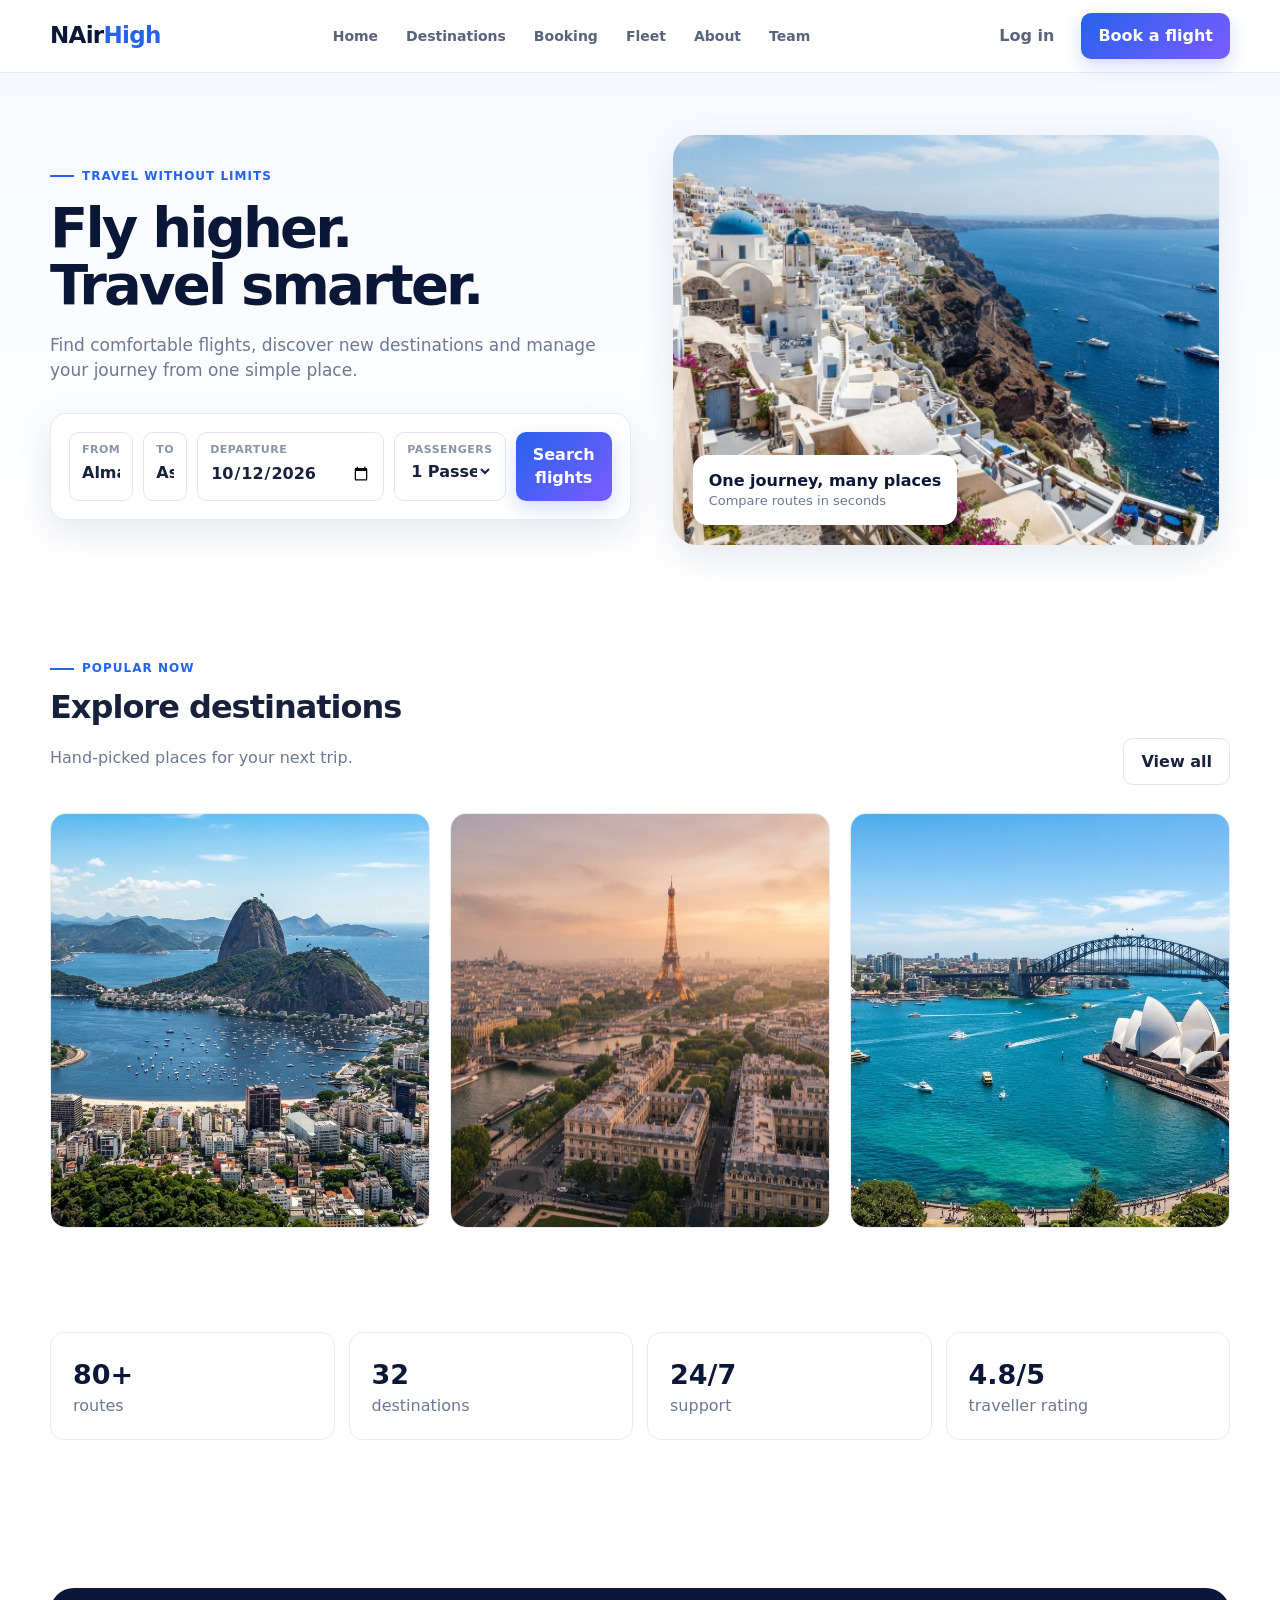
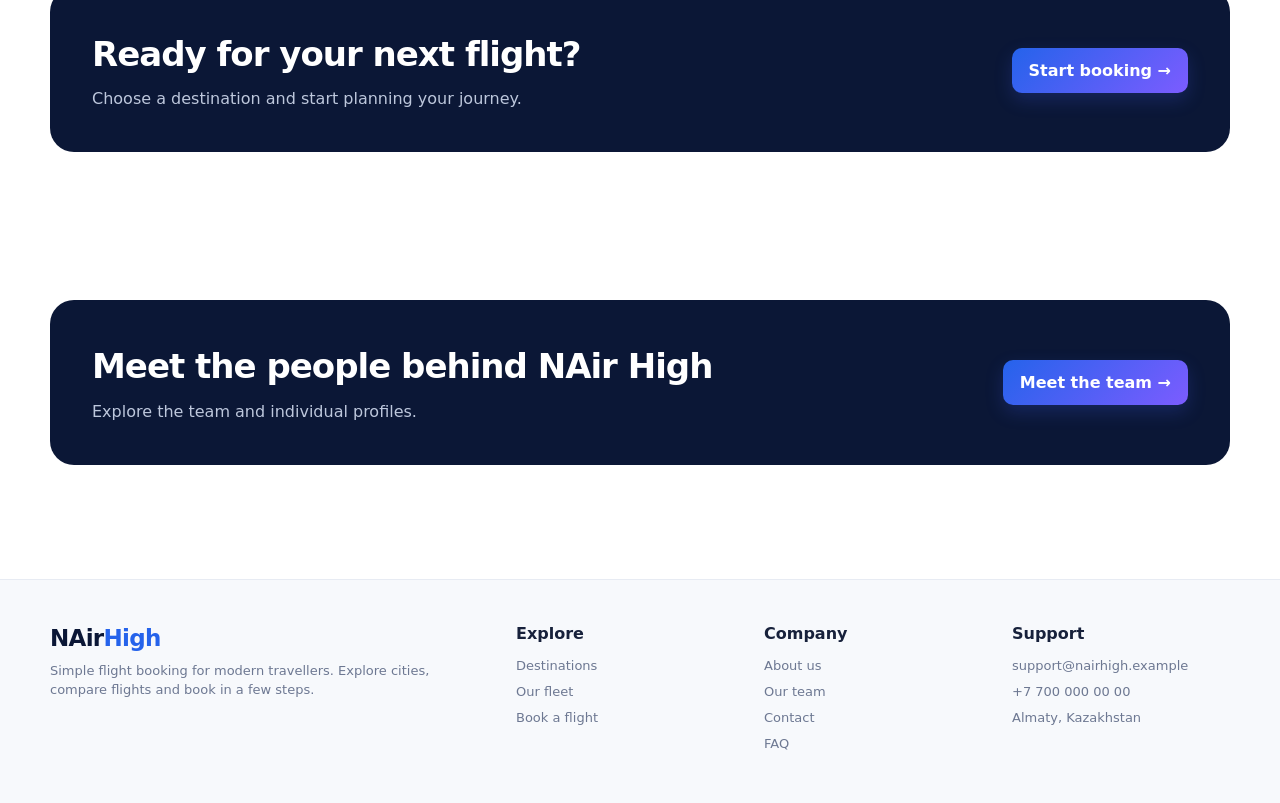
<file: index.html>
<!doctype html><html lang="en"><head><meta charset="utf-8"><meta name="viewport" content="width=device-width,initial-scale=1"><meta name="description" content="NAir High flight booking website"><title>Home — NAir High</title><link rel="stylesheet" href="style.css"></head><body><header class="header"><div class="container nav"><a class="logo" href="index.html">NAir<span>High</span></a><nav class="navlinks"><a href="index.html">Home</a><a href="destinations.html">Destinations</a><a href="booking.html">Booking</a><a href="fleet.html">Fleet</a><a href="about.html">About</a><a href="team.html">Team</a></nav><div class="nav-actions"><button class="btn btn-ghost" data-login>Log in</button><a class="btn btn-primary" href="booking.html">Book a flight</a><button class="mobile-toggle" aria-label="Open menu">☰</button></div></div></header><main><section class="hero"><div class="container hero-grid"><div><span class="eyebrow">Travel without limits</span><h1>Fly higher.<br>Travel smarter.</h1><p>Find comfortable flights, discover new destinations and manage your journey from one simple place.</p><div class="search-card"><form data-search><div class="search-grid"><div class="field"><label>From</label><input name="from" value="Almaty" placeholder="City or airport"></div><div class="field"><label>To</label><input name="to" value="Astana" placeholder="City or airport"></div><div class="field"><label>Departure</label><input type="date" value="2026-10-12"></div><div class="field"><label>Passengers</label><select><option>1 Passenger</option><option>2 Passengers</option><option>3 Passengers</option></select></div><button class="btn btn-primary search-btn">Search flights</button></div></form></div></div><div class="hero-img"><img src="image-03.png" alt="Travel destination"><div class="floating-card"><strong>One journey, many places</strong><span class="muted">Compare routes in seconds</span></div></div></div></section><section class="section"><div class="container"><div class="section-head"><div><span class="eyebrow">Popular now</span><h2>Explore destinations</h2><p class="muted">Hand-picked places for your next trip.</p></div><a class="btn btn-outline" href="destinations.html">View all</a></div><div class="grid-3"><article class="card"><a class="card-img" href="booking.html?to=Rio%20de%20Janeiro"><img src="image-62.jpg" alt="Rio de Janeiro"></a><div class="card-body"><p class="card-title">Rio de Janeiro</p><p class="meta">Brazil · From $420</p></div></article><article class="card"><a class="card-img" href="booking.html?to=Paris"><img src="image-41.png" alt="Paris"></a><div class="card-body"><p class="card-title">Paris</p><p class="meta">France · From $310</p></div></article><article class="card"><a class="card-img" href="booking.html?to=Sydney"><img src="image-29.jpg" alt="Sydney"></a><div class="card-body"><p class="card-title">Sydney</p><p class="meta">Australia · From $590</p></div></article></div></div></section><section class="section" style="padding-top:10px"><div class="container"><div class="stats"><div class="stat"><strong>80+</strong><span class="muted">routes</span></div><div class="stat"><strong>32</strong><span class="muted">destinations</span></div><div class="stat"><strong>24/7</strong><span class="muted">support</span></div><div class="stat"><strong>4.8/5</strong><span class="muted">traveller rating</span></div></div></div></section><section class="section"><div class="container"><div class="banner"><div><h2>Ready for your next flight?</h2><p>Choose a destination and start planning your journey.</p></div><a class="btn btn-primary" href="booking.html">Start booking →</a></div></div></section><section class="section"><div class="container"><div class="banner"><div><h2>Meet the people behind NAir High</h2><p>Explore the team and individual profiles.</p></div><a class="btn btn-primary" href="team.html">Meet the team →</a></div></div></section></main><footer class="footer"><div class="container footer-grid"><div><div class="logo">NAir<span>High</span></div><p>Simple flight booking for modern travellers. Explore cities, compare flights and book in a few steps.</p></div><div><h4>Explore</h4><a href="destinations.html">Destinations</a><a href="fleet.html">Our fleet</a><a href="booking.html">Book a flight</a></div><div><h4>Company</h4><a href="about.html">About us</a><a href="team.html">Our team</a><a href="contact.html">Contact</a><a href="faq.html">FAQ</a></div><div><h4>Support</h4><p>support@nairhigh.example</p><p>+7 700 000 00 00</p><p>Almaty, Kazakhstan</p></div></div></footer><div id="toast" class="toast"></div><div id="loginModal" class="modal"><div class="modal-box"><div class="modal-head"><h3>Welcome back</h3><button class="close" data-close aria-label="Close">×</button></div><p class="muted">Sign in to manage your bookings.</p><form data-login-form><div class="field" style="margin:10px 0"><label>Email</label><input type="email" required placeholder="you@example.com"></div><div class="field" style="margin:10px 0"><label>Password</label><input type="password" required placeholder="••••••••"></div><button class="btn btn-primary" style="width:100%;margin-top:8px">Log in</button></form></div></div><script src="app.js"></script></body></html>
</file>
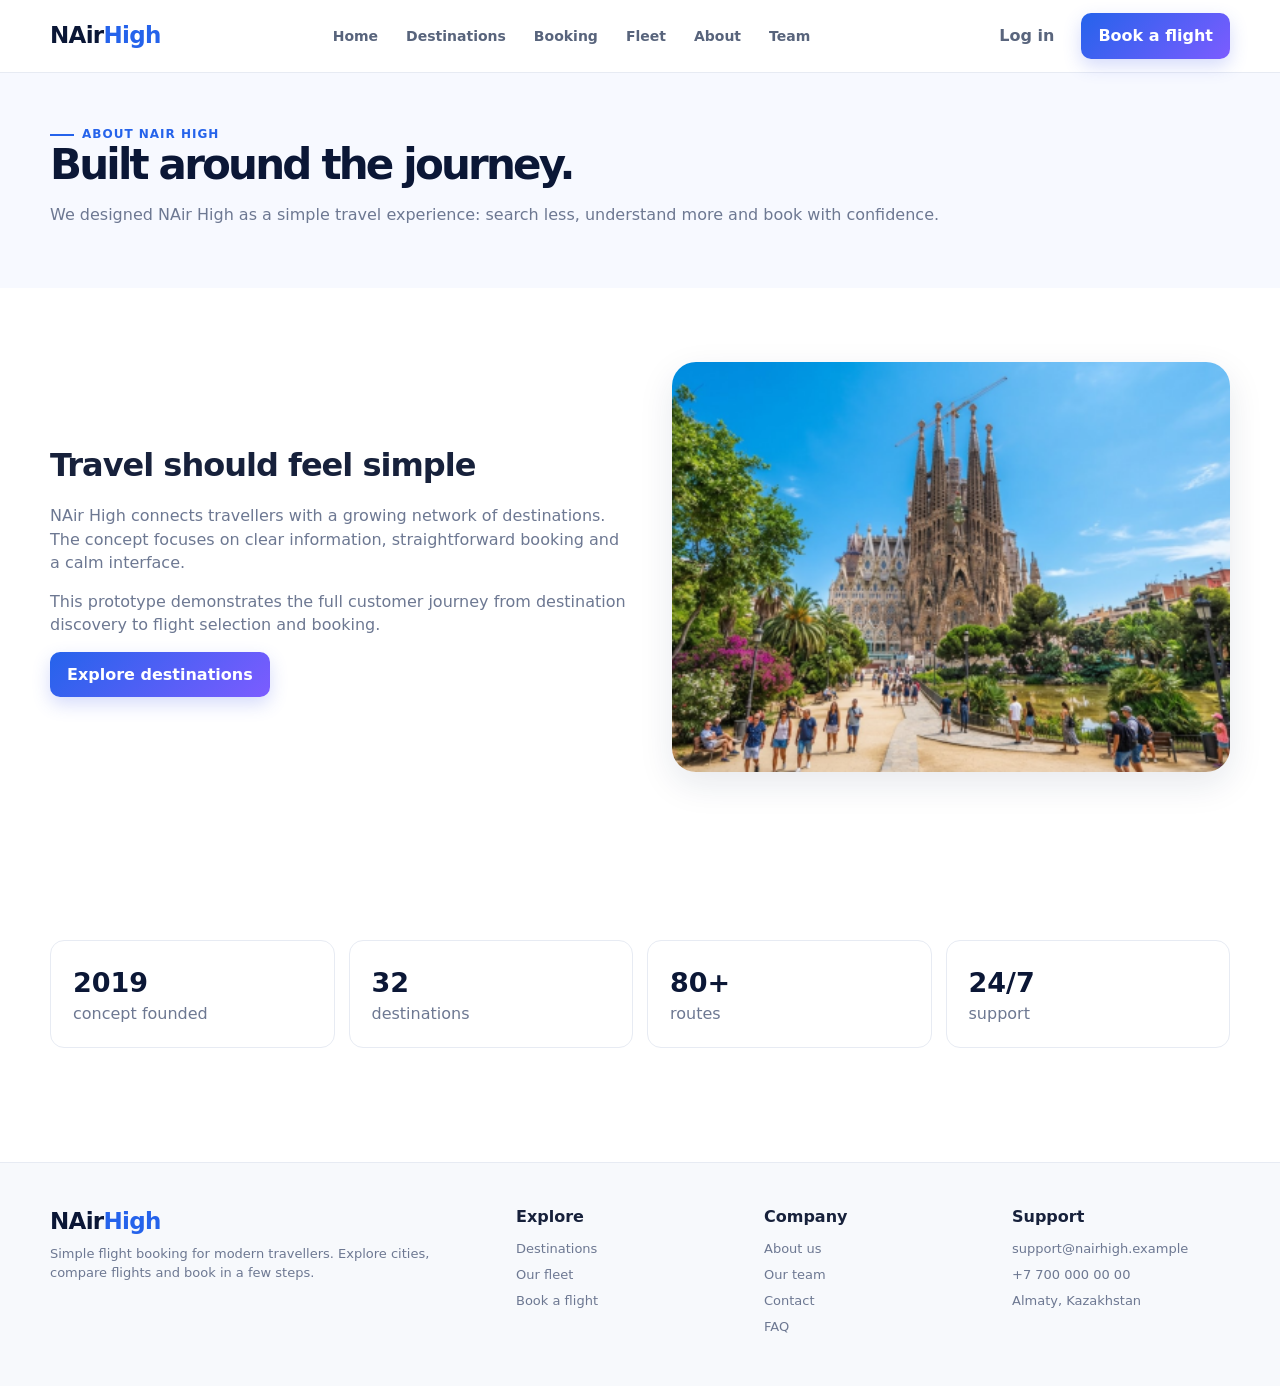
<file: about.html>
<!doctype html><html lang="en"><head><meta charset="utf-8"><meta name="viewport" content="width=device-width,initial-scale=1"><meta name="description" content="NAir High flight booking website"><title>About — NAir High</title><link rel="stylesheet" href="style.css"></head><body><header class="header"><div class="container nav"><a class="logo" href="index.html">NAir<span>High</span></a><nav class="navlinks"><a href="index.html">Home</a><a href="destinations.html">Destinations</a><a href="booking.html">Booking</a><a href="fleet.html">Fleet</a><a href="about.html">About</a><a href="team.html">Team</a></nav><div class="nav-actions"><button class="btn btn-ghost" data-login>Log in</button><a class="btn btn-primary" href="booking.html">Book a flight</a><button class="mobile-toggle" aria-label="Open menu">☰</button></div></div></header><main><section class="page-hero"><div class="container"><span class="eyebrow">About NAir High</span><h1>Built around the journey.</h1><p class="muted">We designed NAir High as a simple travel experience: search less, understand more and book with confidence.</p></div></section><section class="section"><div class="container hero-grid"><div><h2>Travel should feel simple</h2><p class="muted">NAir High connects travellers with a growing network of destinations. The concept focuses on clear information, straightforward booking and a calm interface.</p><p class="muted">This prototype demonstrates the full customer journey from destination discovery to flight selection and booking.</p><a class="btn btn-primary" href="destinations.html">Explore destinations</a></div><div class="hero-img"><img src="image-31.png" alt="City travel"></div></div></section><section class="section"><div class="container"><div class="stats"><div class="stat"><strong>2019</strong><span class="muted">concept founded</span></div><div class="stat"><strong>32</strong><span class="muted">destinations</span></div><div class="stat"><strong>80+</strong><span class="muted">routes</span></div><div class="stat"><strong>24/7</strong><span class="muted">support</span></div></div></div></section></main><footer class="footer"><div class="container footer-grid"><div><div class="logo">NAir<span>High</span></div><p>Simple flight booking for modern travellers. Explore cities, compare flights and book in a few steps.</p></div><div><h4>Explore</h4><a href="destinations.html">Destinations</a><a href="fleet.html">Our fleet</a><a href="booking.html">Book a flight</a></div><div><h4>Company</h4><a href="about.html">About us</a><a href="team.html">Our team</a><a href="contact.html">Contact</a><a href="faq.html">FAQ</a></div><div><h4>Support</h4><p>support@nairhigh.example</p><p>+7 700 000 00 00</p><p>Almaty, Kazakhstan</p></div></div></footer><div id="toast" class="toast"></div><div id="loginModal" class="modal"><div class="modal-box"><div class="modal-head"><h3>Welcome back</h3><button class="close" data-close aria-label="Close">×</button></div><p class="muted">Sign in to manage your bookings.</p><form data-login-form><div class="field" style="margin:10px 0"><label>Email</label><input type="email" required placeholder="you@example.com"></div><div class="field" style="margin:10px 0"><label>Password</label><input type="password" required placeholder="••••••••"></div><button class="btn btn-primary" style="width:100%;margin-top:8px">Log in</button></form></div></div><script src="app.js"></script></body></html>
</file>
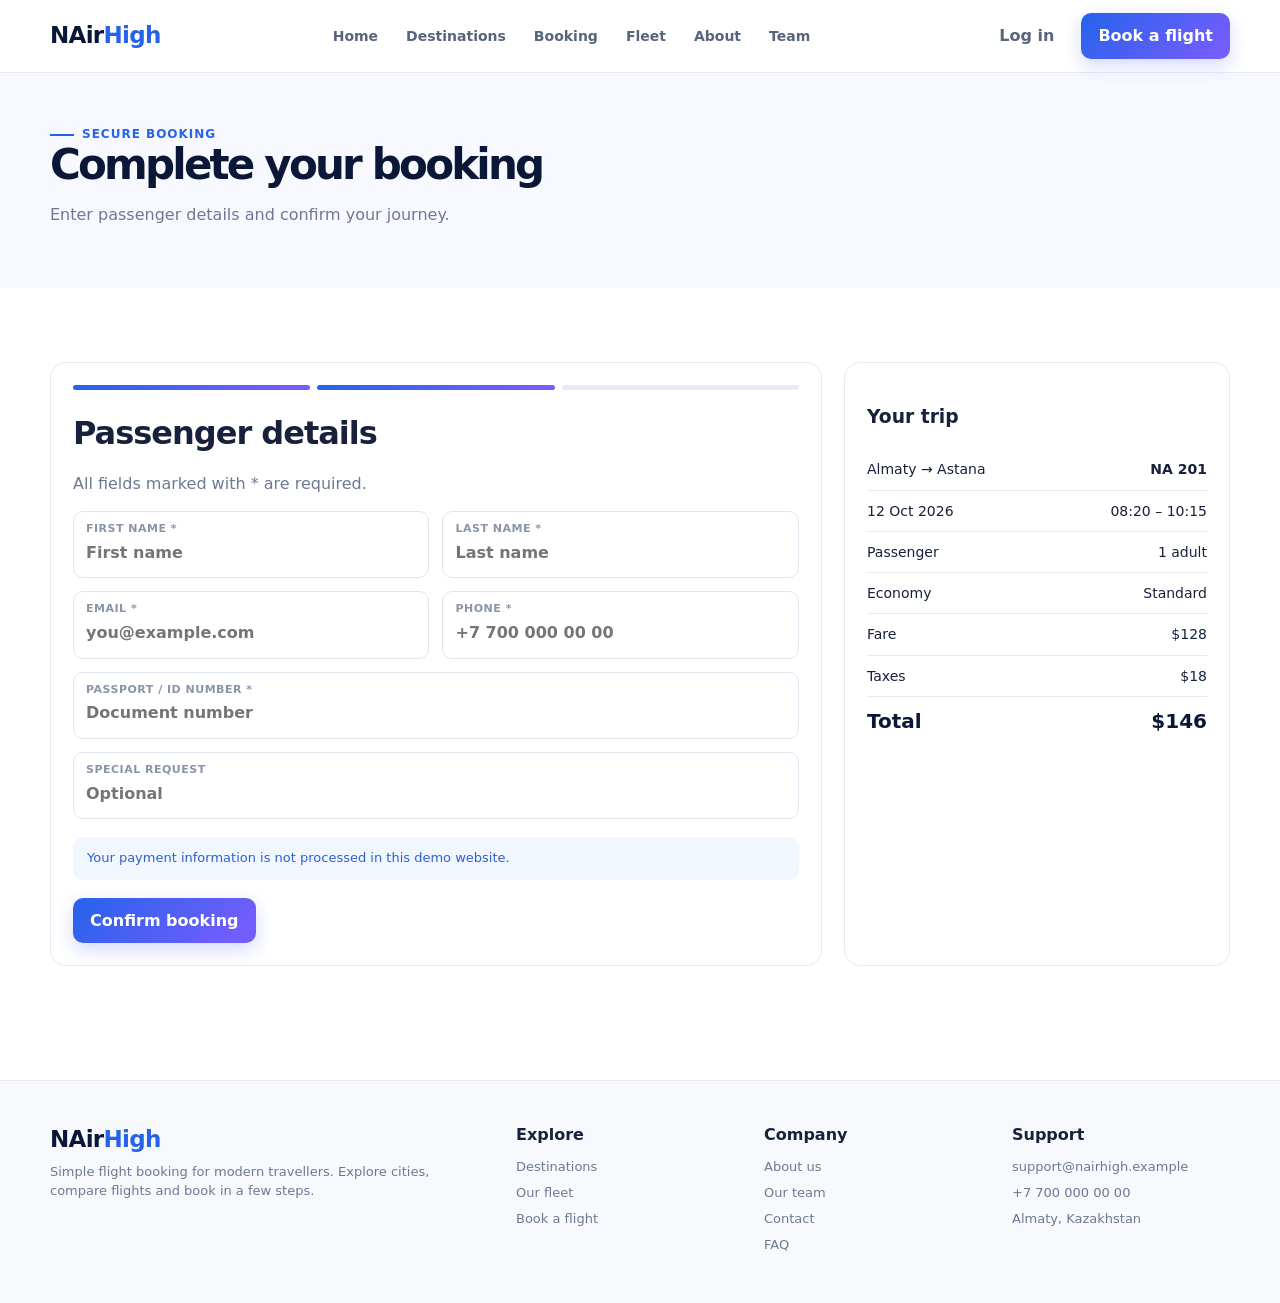
<file: booking.html>
<!doctype html><html lang="en"><head><meta charset="utf-8"><meta name="viewport" content="width=device-width,initial-scale=1"><meta name="description" content="NAir High flight booking website"><title>Booking — NAir High</title><link rel="stylesheet" href="style.css"></head><body><header class="header"><div class="container nav"><a class="logo" href="index.html">NAir<span>High</span></a><nav class="navlinks"><a href="index.html">Home</a><a href="destinations.html">Destinations</a><a href="booking.html">Booking</a><a href="fleet.html">Fleet</a><a href="about.html">About</a><a href="team.html">Team</a></nav><div class="nav-actions"><button class="btn btn-ghost" data-login>Log in</button><a class="btn btn-primary" href="booking.html">Book a flight</a><button class="mobile-toggle" aria-label="Open menu">☰</button></div></div></header><main><section class="page-hero"><div class="container"><span class="eyebrow">Secure booking</span><h1>Complete your booking</h1><p class="muted">Enter passenger details and confirm your journey.</p></div></section><section class="section"><div class="container booking-layout"><div class="panel"><div class="steps"><span class="step on"></span><span class="step on"></span><span class="step"></span></div><h2>Passenger details</h2><p class="muted">All fields marked with * are required.</p><form onsubmit="event.preventDefault();showToast('Booking confirmed — demo only')"><div class="form-grid"><div class="field"><label>First name *</label><input required placeholder="First name"></div><div class="field"><label>Last name *</label><input required placeholder="Last name"></div><div class="field"><label>Email *</label><input type="email" required placeholder="you@example.com"></div><div class="field"><label>Phone *</label><input required placeholder="+7 700 000 00 00"></div><div class="field full"><label>Passport / ID number *</label><input required placeholder="Document number"></div><div class="field full"><label>Special request</label><input placeholder="Optional"></div></div><div class="notice" style="margin:18px 0">Your payment information is not processed in this demo website.</div><button class="btn btn-primary">Confirm booking</button></form></div><aside class="panel"><h3>Your trip</h3><div class="summary-row"><span><span id="bookingFrom">Almaty</span> → <span id="bookingTo">Astana</span></span><strong><span id="bookingFlight">NA 201</span></strong></div><div class="summary-row"><span>12 Oct 2026</span><span>08:20 – 10:15</span></div><div class="summary-row"><span>Passenger</span><span>1 adult</span></div><div class="summary-row"><span>Economy</span><span>Standard</span></div><div class="summary-row"><span>Fare</span><span>$128</span></div><div class="summary-row"><span>Taxes</span><span>$18</span></div><div class="summary-row total"><span>Total</span><span><span id="bookingTotal">$146</span></span></div></aside></div></section></main><footer class="footer"><div class="container footer-grid"><div><div class="logo">NAir<span>High</span></div><p>Simple flight booking for modern travellers. Explore cities, compare flights and book in a few steps.</p></div><div><h4>Explore</h4><a href="destinations.html">Destinations</a><a href="fleet.html">Our fleet</a><a href="booking.html">Book a flight</a></div><div><h4>Company</h4><a href="about.html">About us</a><a href="team.html">Our team</a><a href="contact.html">Contact</a><a href="faq.html">FAQ</a></div><div><h4>Support</h4><p>support@nairhigh.example</p><p>+7 700 000 00 00</p><p>Almaty, Kazakhstan</p></div></div></footer><div id="toast" class="toast"></div><div id="loginModal" class="modal"><div class="modal-box"><div class="modal-head"><h3>Welcome back</h3><button class="close" data-close aria-label="Close">×</button></div><p class="muted">Sign in to manage your bookings.</p><form data-login-form><div class="field" style="margin:10px 0"><label>Email</label><input type="email" required placeholder="you@example.com"></div><div class="field" style="margin:10px 0"><label>Password</label><input type="password" required placeholder="••••••••"></div><button class="btn btn-primary" style="width:100%;margin-top:8px">Log in</button></form></div></div><script src="app.js"></script></body></html>
</file>
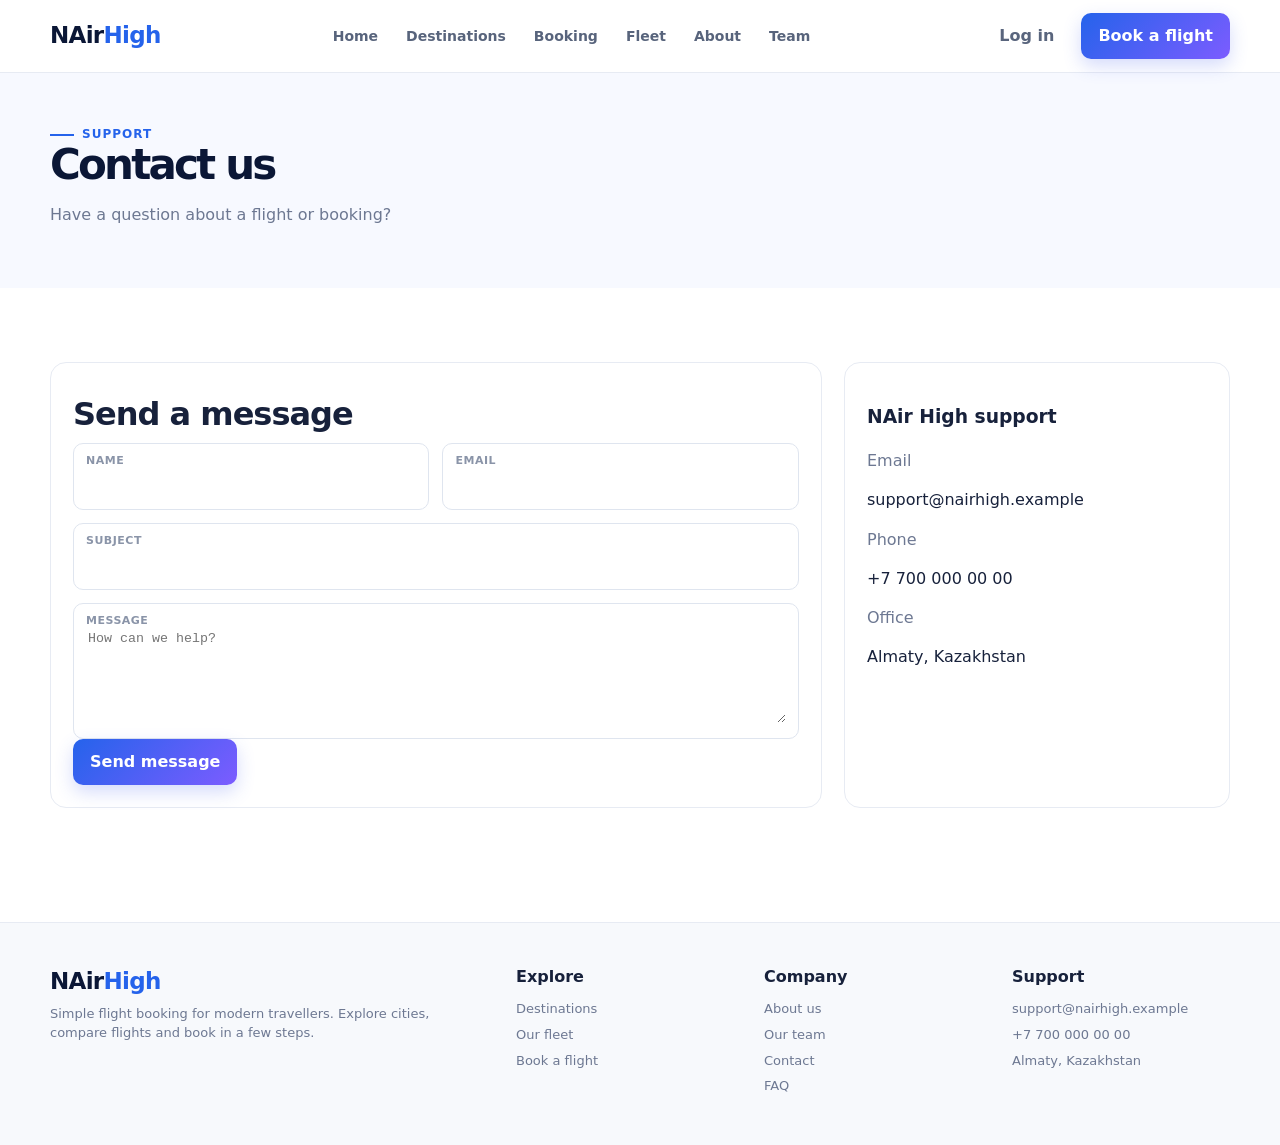
<file: contact.html>
<!doctype html><html lang="en"><head><meta charset="utf-8"><meta name="viewport" content="width=device-width,initial-scale=1"><meta name="description" content="NAir High flight booking website"><title>Contact — NAir High</title><link rel="stylesheet" href="style.css"></head><body><header class="header"><div class="container nav"><a class="logo" href="index.html">NAir<span>High</span></a><nav class="navlinks"><a href="index.html">Home</a><a href="destinations.html">Destinations</a><a href="booking.html">Booking</a><a href="fleet.html">Fleet</a><a href="about.html">About</a><a href="team.html">Team</a></nav><div class="nav-actions"><button class="btn btn-ghost" data-login>Log in</button><a class="btn btn-primary" href="booking.html">Book a flight</a><button class="mobile-toggle" aria-label="Open menu">☰</button></div></div></header><main><section class="page-hero"><div class="container"><span class="eyebrow">Support</span><h1>Contact us</h1><p class="muted">Have a question about a flight or booking?</p></div></section><section class="section"><div class="container booking-layout"><div class="panel"><h2>Send a message</h2><form onsubmit="event.preventDefault();showToast('Message sent — demo only')"><div class="form-grid"><div class="field"><label>Name</label><input required></div><div class="field"><label>Email</label><input type="email" required></div><div class="field full"><label>Subject</label><input required></div><div class="field full"><label>Message</label><textarea required rows="6" style="width:100%;border:0;outline:0;resize:vertical" placeholder="How can we help?"></textarea></div></div><button class="btn btn-primary">Send message</button></form></div><div class="panel"><h3>NAir High support</h3><p class="muted">Email</p><p>support@nairhigh.example</p><p class="muted">Phone</p><p>+7 700 000 00 00</p><p class="muted">Office</p><p>Almaty, Kazakhstan</p></div></div></section></main><footer class="footer"><div class="container footer-grid"><div><div class="logo">NAir<span>High</span></div><p>Simple flight booking for modern travellers. Explore cities, compare flights and book in a few steps.</p></div><div><h4>Explore</h4><a href="destinations.html">Destinations</a><a href="fleet.html">Our fleet</a><a href="booking.html">Book a flight</a></div><div><h4>Company</h4><a href="about.html">About us</a><a href="team.html">Our team</a><a href="contact.html">Contact</a><a href="faq.html">FAQ</a></div><div><h4>Support</h4><p>support@nairhigh.example</p><p>+7 700 000 00 00</p><p>Almaty, Kazakhstan</p></div></div></footer><div id="toast" class="toast"></div><div id="loginModal" class="modal"><div class="modal-box"><div class="modal-head"><h3>Welcome back</h3><button class="close" data-close aria-label="Close">×</button></div><p class="muted">Sign in to manage your bookings.</p><form data-login-form><div class="field" style="margin:10px 0"><label>Email</label><input type="email" required placeholder="you@example.com"></div><div class="field" style="margin:10px 0"><label>Password</label><input type="password" required placeholder="••••••••"></div><button class="btn btn-primary" style="width:100%;margin-top:8px">Log in</button></form></div></div><script src="app.js"></script></body></html>
</file>
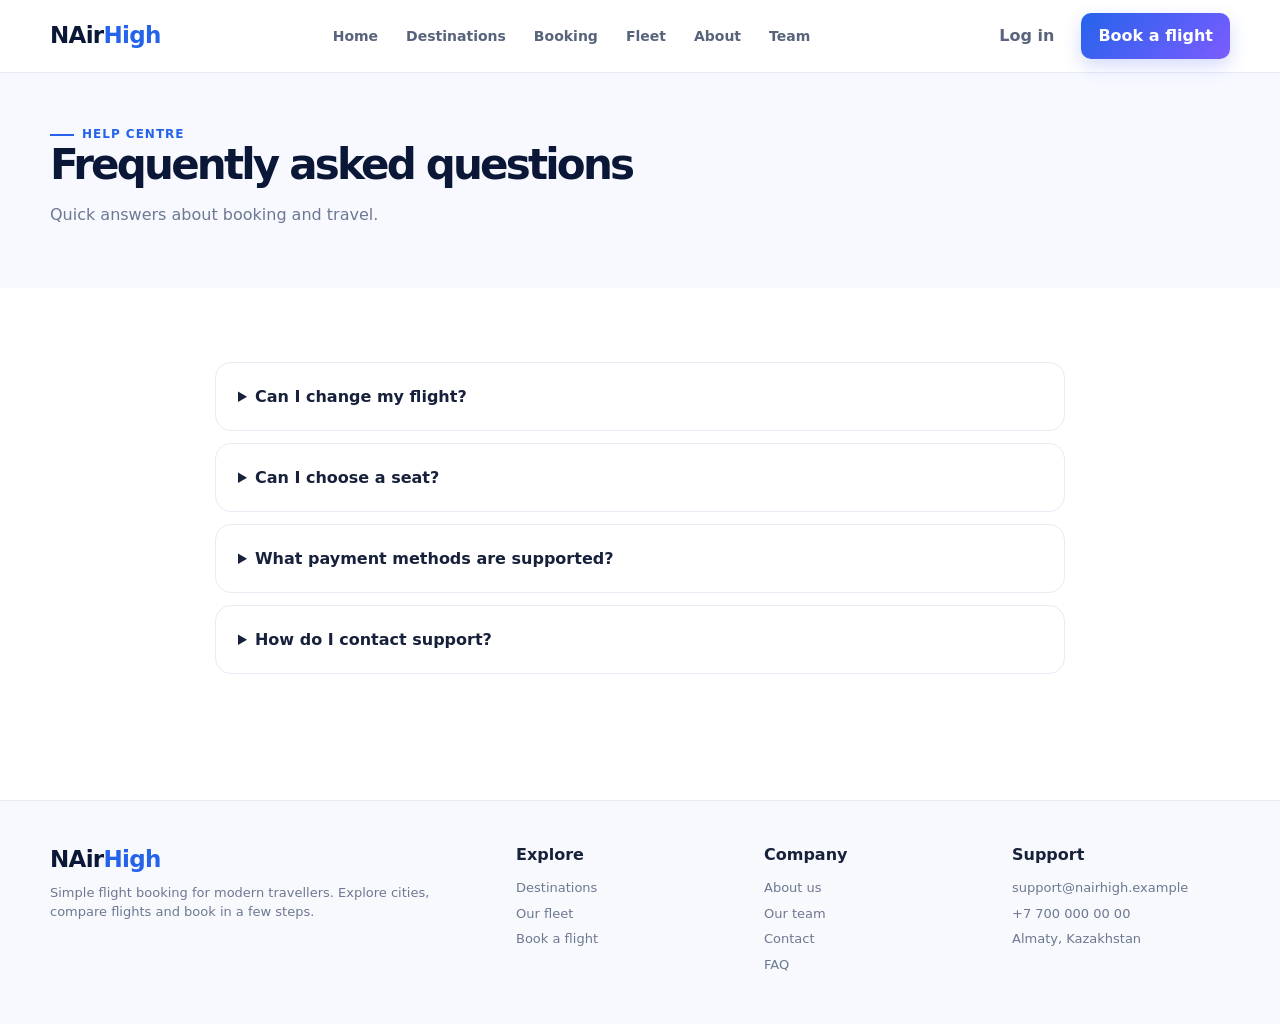
<file: faq.html>
<!doctype html><html lang="en"><head><meta charset="utf-8"><meta name="viewport" content="width=device-width,initial-scale=1"><meta name="description" content="NAir High flight booking website"><title>FAQ — NAir High</title><link rel="stylesheet" href="style.css"></head><body><header class="header"><div class="container nav"><a class="logo" href="index.html">NAir<span>High</span></a><nav class="navlinks"><a href="index.html">Home</a><a href="destinations.html">Destinations</a><a href="booking.html">Booking</a><a href="fleet.html">Fleet</a><a href="about.html">About</a><a href="team.html">Team</a></nav><div class="nav-actions"><button class="btn btn-ghost" data-login>Log in</button><a class="btn btn-primary" href="booking.html">Book a flight</a><button class="mobile-toggle" aria-label="Open menu">☰</button></div></div></header><main><section class="page-hero"><div class="container"><span class="eyebrow">Help centre</span><h1>Frequently asked questions</h1><p class="muted">Quick answers about booking and travel.</p></div></section><section class="section"><div class="container" style="max-width:850px"><details class="panel" style="margin-bottom:12px"><summary style="font-weight:800;cursor:pointer">Can I change my flight?</summary><p class="muted">In this prototype, flight changes are represented as a demo interaction. A real service would connect this action to its reservation system.</p></details><details class="panel" style="margin-bottom:12px"><summary style="font-weight:800;cursor:pointer">Can I choose a seat?</summary><p class="muted">Seat selection can be added during booking. The prototype keeps the booking flow intentionally simple.</p></details><details class="panel" style="margin-bottom:12px"><summary style="font-weight:800;cursor:pointer">What payment methods are supported?</summary><p class="muted">The current website is a front-end prototype and does not process real payments.</p></details><details class="panel" style="margin-bottom:12px"><summary style="font-weight:800;cursor:pointer">How do I contact support?</summary><p class="muted">Use the Contact page or the support details in the footer.</p></details></div></section></main><footer class="footer"><div class="container footer-grid"><div><div class="logo">NAir<span>High</span></div><p>Simple flight booking for modern travellers. Explore cities, compare flights and book in a few steps.</p></div><div><h4>Explore</h4><a href="destinations.html">Destinations</a><a href="fleet.html">Our fleet</a><a href="booking.html">Book a flight</a></div><div><h4>Company</h4><a href="about.html">About us</a><a href="team.html">Our team</a><a href="contact.html">Contact</a><a href="faq.html">FAQ</a></div><div><h4>Support</h4><p>support@nairhigh.example</p><p>+7 700 000 00 00</p><p>Almaty, Kazakhstan</p></div></div></footer><div id="toast" class="toast"></div><div id="loginModal" class="modal"><div class="modal-box"><div class="modal-head"><h3>Welcome back</h3><button class="close" data-close aria-label="Close">×</button></div><p class="muted">Sign in to manage your bookings.</p><form data-login-form><div class="field" style="margin:10px 0"><label>Email</label><input type="email" required placeholder="you@example.com"></div><div class="field" style="margin:10px 0"><label>Password</label><input type="password" required placeholder="••••••••"></div><button class="btn btn-primary" style="width:100%;margin-top:8px">Log in</button></form></div></div><script src="app.js"></script></body></html>
</file>
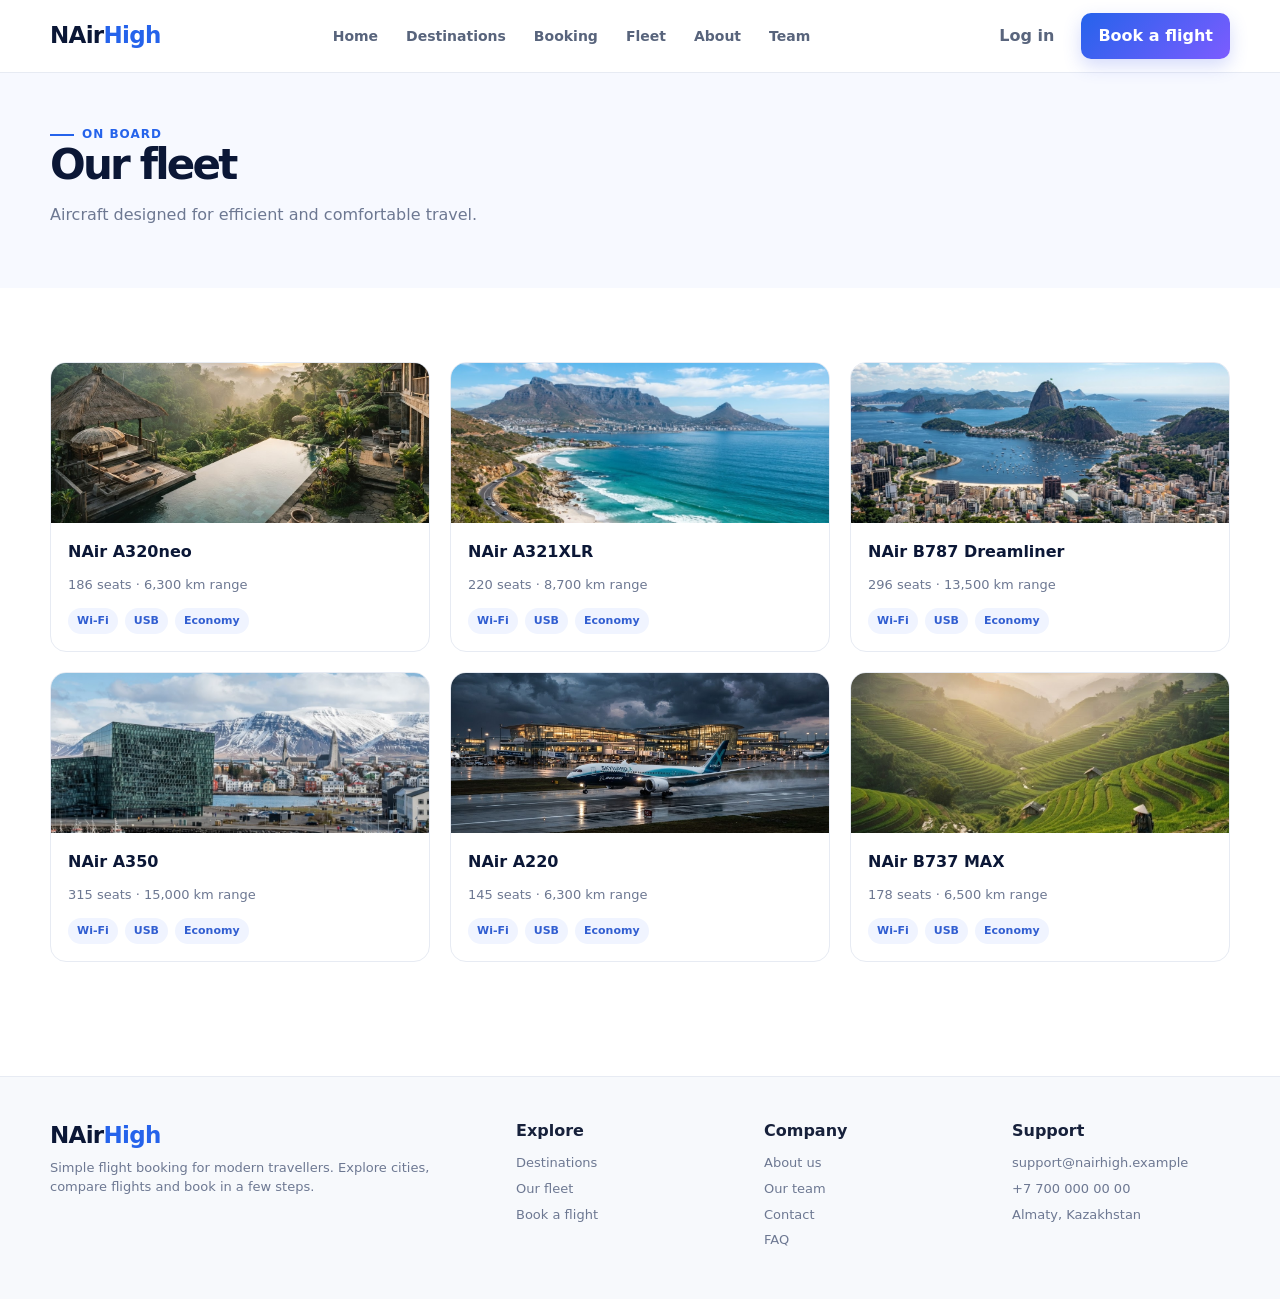
<file: fleet.html>
<!doctype html><html lang="en"><head><meta charset="utf-8"><meta name="viewport" content="width=device-width,initial-scale=1"><meta name="description" content="NAir High flight booking website"><title>Fleet — NAir High</title><link rel="stylesheet" href="style.css"></head><body><header class="header"><div class="container nav"><a class="logo" href="index.html">NAir<span>High</span></a><nav class="navlinks"><a href="index.html">Home</a><a href="destinations.html">Destinations</a><a href="booking.html">Booking</a><a href="fleet.html">Fleet</a><a href="about.html">About</a><a href="team.html">Team</a></nav><div class="nav-actions"><button class="btn btn-ghost" data-login>Log in</button><a class="btn btn-primary" href="booking.html">Book a flight</a><button class="mobile-toggle" aria-label="Open menu">☰</button></div></div></header><main><section class="page-hero"><div class="container"><span class="eyebrow">On board</span><h1>Our fleet</h1><p class="muted">Aircraft designed for efficient and comfortable travel.</p></div></section><section class="section"><div class="container"><div class="grid-3"><article class="card fleet-card"><div class="card-img"><img src="image-06.jpg" alt="Aircraft"></div><div class="card-body"><p class="card-title">NAir A320neo</p><p class="meta">186 seats · 6,300 km range</p><div class="tags" style="margin-top:12px"><span class="tag">Wi‑Fi</span><span class="tag">USB</span><span class="tag">Economy</span></div></div></article><article class="card fleet-card"><div class="card-img"><img src="image-07.png" alt="Aircraft"></div><div class="card-body"><p class="card-title">NAir A321XLR</p><p class="meta">220 seats · 8,700 km range</p><div class="tags" style="margin-top:12px"><span class="tag">Wi‑Fi</span><span class="tag">USB</span><span class="tag">Economy</span></div></div></article><article class="card fleet-card"><div class="card-img"><img src="image-10.png" alt="Aircraft"></div><div class="card-body"><p class="card-title">NAir B787 Dreamliner</p><p class="meta">296 seats · 13,500 km range</p><div class="tags" style="margin-top:12px"><span class="tag">Wi‑Fi</span><span class="tag">USB</span><span class="tag">Economy</span></div></div></article><article class="card fleet-card"><div class="card-img"><img src="image-14.png" alt="Aircraft"></div><div class="card-body"><p class="card-title">NAir A350</p><p class="meta">315 seats · 15,000 km range</p><div class="tags" style="margin-top:12px"><span class="tag">Wi‑Fi</span><span class="tag">USB</span><span class="tag">Economy</span></div></div></article><article class="card fleet-card"><div class="card-img"><img src="image-19.jpg" alt="Aircraft"></div><div class="card-body"><p class="card-title">NAir A220</p><p class="meta">145 seats · 6,300 km range</p><div class="tags" style="margin-top:12px"><span class="tag">Wi‑Fi</span><span class="tag">USB</span><span class="tag">Economy</span></div></div></article><article class="card fleet-card"><div class="card-img"><img src="image-21.png" alt="Aircraft"></div><div class="card-body"><p class="card-title">NAir B737 MAX</p><p class="meta">178 seats · 6,500 km range</p><div class="tags" style="margin-top:12px"><span class="tag">Wi‑Fi</span><span class="tag">USB</span><span class="tag">Economy</span></div></div></article></div></div></section></main><footer class="footer"><div class="container footer-grid"><div><div class="logo">NAir<span>High</span></div><p>Simple flight booking for modern travellers. Explore cities, compare flights and book in a few steps.</p></div><div><h4>Explore</h4><a href="destinations.html">Destinations</a><a href="fleet.html">Our fleet</a><a href="booking.html">Book a flight</a></div><div><h4>Company</h4><a href="about.html">About us</a><a href="team.html">Our team</a><a href="contact.html">Contact</a><a href="faq.html">FAQ</a></div><div><h4>Support</h4><p>support@nairhigh.example</p><p>+7 700 000 00 00</p><p>Almaty, Kazakhstan</p></div></div></footer><div id="toast" class="toast"></div><div id="loginModal" class="modal"><div class="modal-box"><div class="modal-head"><h3>Welcome back</h3><button class="close" data-close aria-label="Close">×</button></div><p class="muted">Sign in to manage your bookings.</p><form data-login-form><div class="field" style="margin:10px 0"><label>Email</label><input type="email" required placeholder="you@example.com"></div><div class="field" style="margin:10px 0"><label>Password</label><input type="password" required placeholder="••••••••"></div><button class="btn btn-primary" style="width:100%;margin-top:8px">Log in</button></form></div></div><script src="app.js"></script></body></html>
</file>
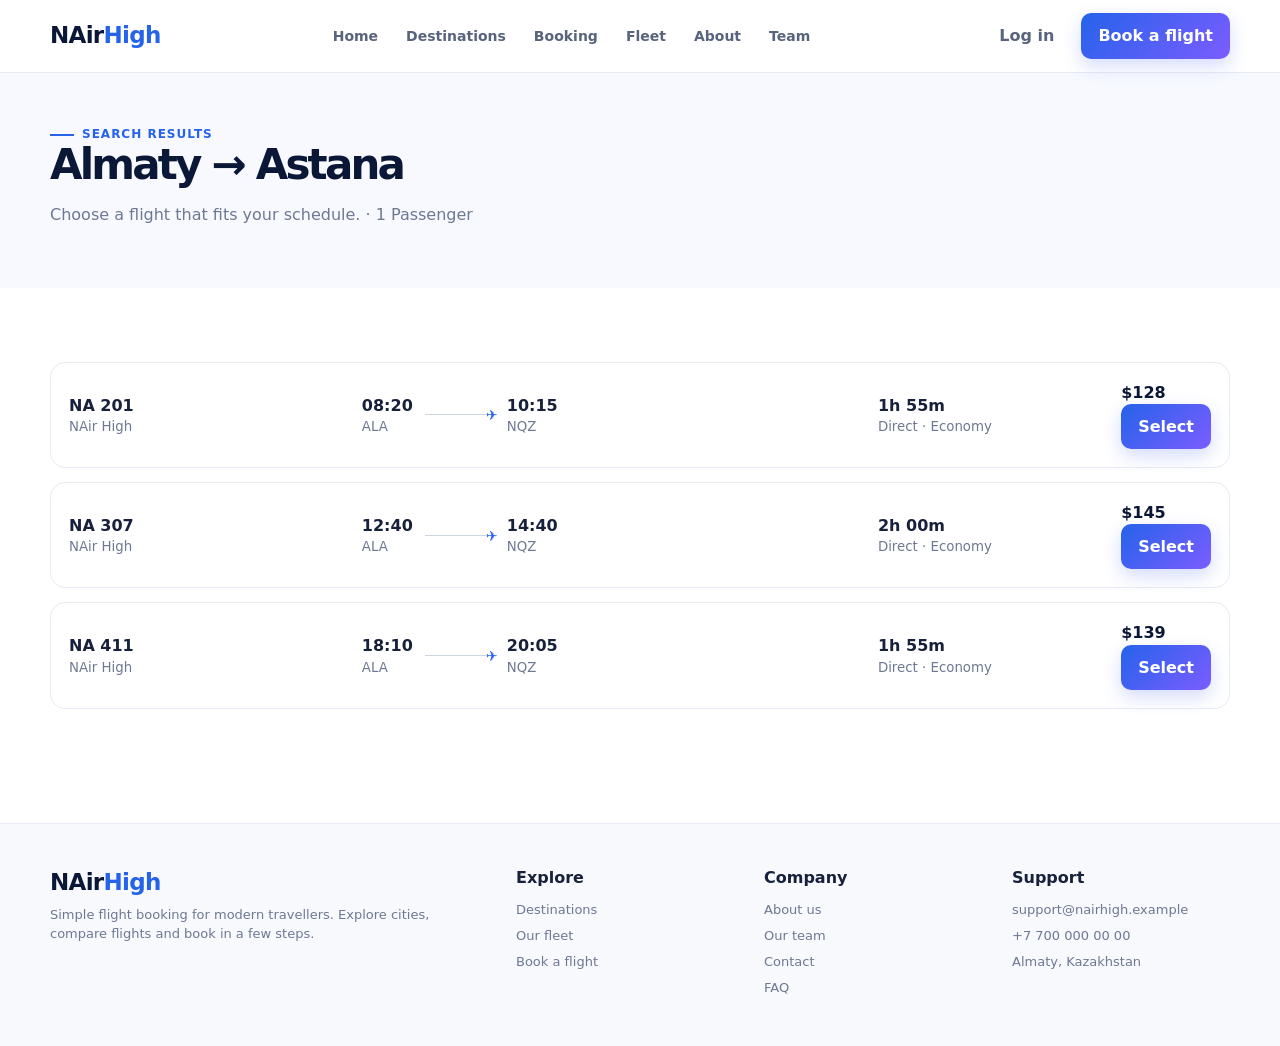
<file: search.html>
<!doctype html><html lang="en"><head><meta charset="utf-8"><meta name="viewport" content="width=device-width,initial-scale=1"><meta name="description" content="NAir High flight booking website"><title>Search flights — NAir High</title><link rel="stylesheet" href="style.css"></head><body><header class="header"><div class="container nav"><a class="logo" href="index.html">NAir<span>High</span></a><nav class="navlinks"><a href="index.html">Home</a><a href="destinations.html">Destinations</a><a href="booking.html">Booking</a><a href="fleet.html">Fleet</a><a href="about.html">About</a><a href="team.html">Team</a></nav><div class="nav-actions"><button class="btn btn-ghost" data-login>Log in</button><a class="btn btn-primary" href="booking.html">Book a flight</a><button class="mobile-toggle" aria-label="Open menu">☰</button></div></div></header><main><section class="page-hero"><div class="container"><span class="eyebrow">Search results</span><h1><span id="fromValue">Almaty</span> → <span id="toValue">Astana</span></h1><p class="muted">Choose a flight that fits your schedule. <span id="searchDate"></span> · <span id="searchPassengers">1 Passenger</span></p></div></section><section class="section"><div class="container"><div class="result-list"><div class="flight"><div><strong>NA 201</strong><small>NAir High</small></div><div class="flight-times"><div><strong>08:20</strong><small>ALA</small></div><div class="flight-line"></div><div><strong>10:15</strong><small>NQZ</small></div></div><div><strong>1h 55m</strong><small>Direct · Economy</small></div><div><div class="price">$128</div><button class="btn btn-primary" data-book data-flight="NA 201" data-price="128">Select</button></div></div><div class="flight"><div><strong>NA 307</strong><small>NAir High</small></div><div class="flight-times"><div><strong>12:40</strong><small>ALA</small></div><div class="flight-line"></div><div><strong>14:40</strong><small>NQZ</small></div></div><div><strong>2h 00m</strong><small>Direct · Economy</small></div><div><div class="price">$145</div><button class="btn btn-primary" data-book data-flight="NA 201" data-price="128">Select</button></div></div><div class="flight"><div><strong>NA 411</strong><small>NAir High</small></div><div class="flight-times"><div><strong>18:10</strong><small>ALA</small></div><div class="flight-line"></div><div><strong>20:05</strong><small>NQZ</small></div></div><div><strong>1h 55m</strong><small>Direct · Economy</small></div><div><div class="price">$139</div><button class="btn btn-primary" data-book data-flight="NA 201" data-price="128">Select</button></div></div></div></div></section></main><footer class="footer"><div class="container footer-grid"><div><div class="logo">NAir<span>High</span></div><p>Simple flight booking for modern travellers. Explore cities, compare flights and book in a few steps.</p></div><div><h4>Explore</h4><a href="destinations.html">Destinations</a><a href="fleet.html">Our fleet</a><a href="booking.html">Book a flight</a></div><div><h4>Company</h4><a href="about.html">About us</a><a href="team.html">Our team</a><a href="contact.html">Contact</a><a href="faq.html">FAQ</a></div><div><h4>Support</h4><p>support@nairhigh.example</p><p>+7 700 000 00 00</p><p>Almaty, Kazakhstan</p></div></div></footer><div id="toast" class="toast"></div><div id="loginModal" class="modal"><div class="modal-box"><div class="modal-head"><h3>Welcome back</h3><button class="close" data-close aria-label="Close">×</button></div><p class="muted">Sign in to manage your bookings.</p><form data-login-form><div class="field" style="margin:10px 0"><label>Email</label><input type="email" required placeholder="you@example.com"></div><div class="field" style="margin:10px 0"><label>Password</label><input type="password" required placeholder="••••••••"></div><button class="btn btn-primary" style="width:100%;margin-top:8px">Log in</button></form></div></div><script src="app.js"></script></body></html>
</file>
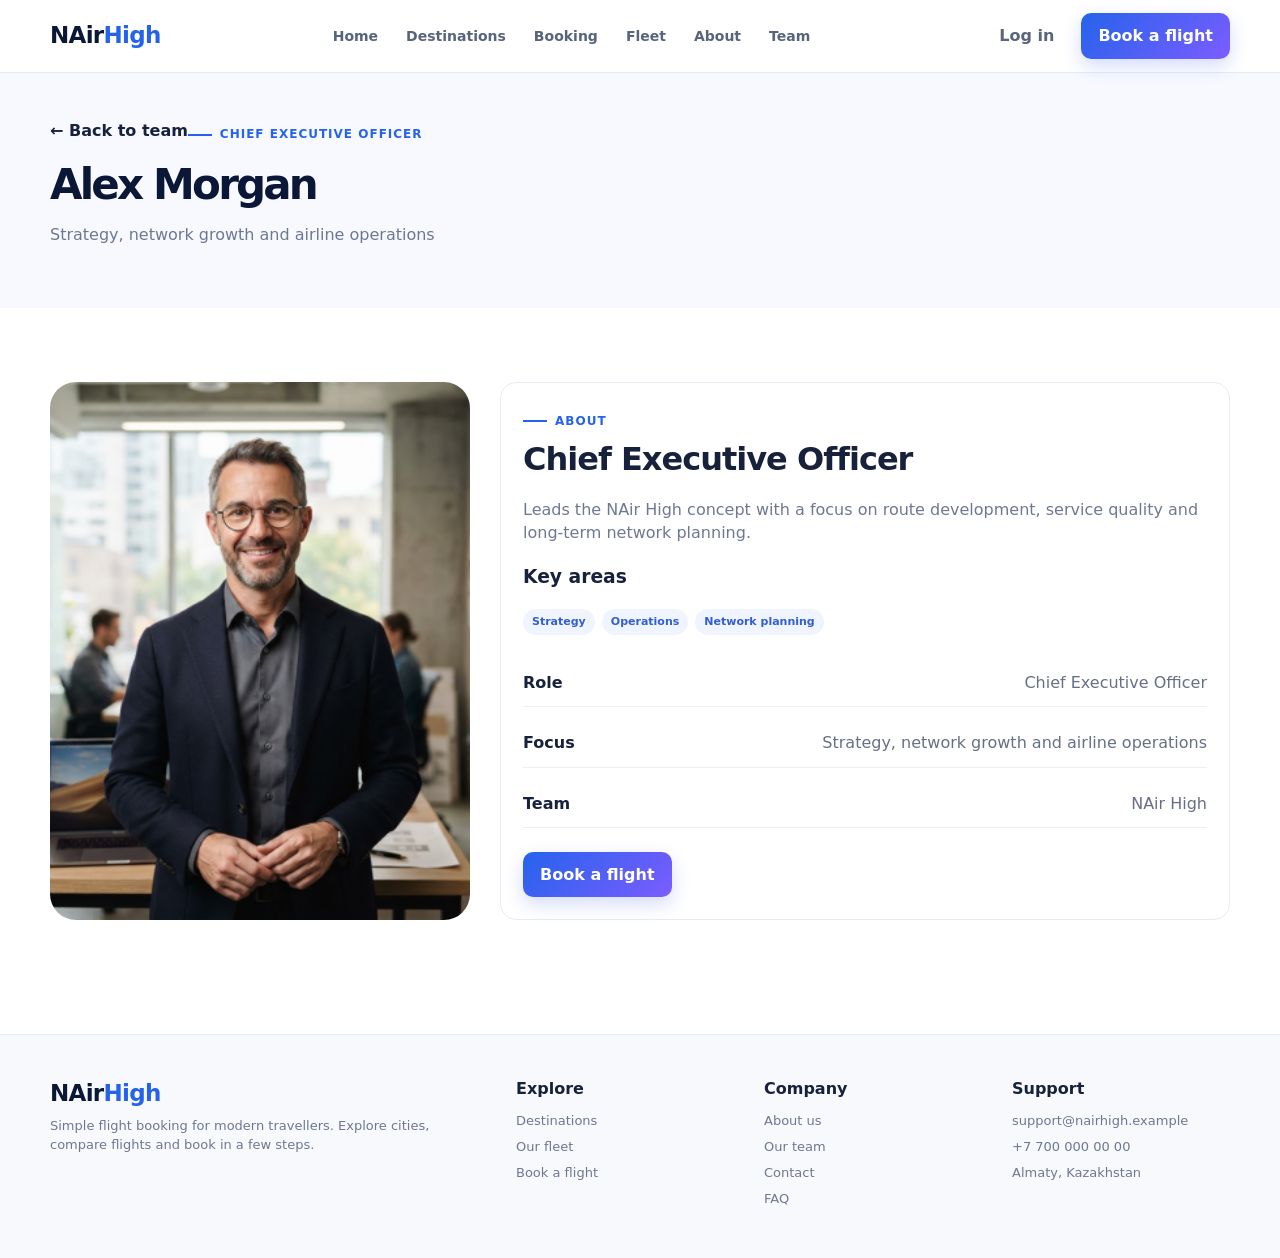
<file: team-member-1.html>
<!doctype html><html lang="en"><head><meta charset="utf-8"><meta name="viewport" content="width=device-width,initial-scale=1"><meta name="description" content="NAir High flight booking website"><title>Alex Morgan — NAir High</title><link rel="stylesheet" href="style.css"></head><body><header class="header"><div class="container nav"><a class="logo" href="index.html">NAir<span>High</span></a><nav class="navlinks"><a href="index.html">Home</a><a href="destinations.html">Destinations</a><a href="booking.html">Booking</a><a href="fleet.html">Fleet</a><a href="about.html">About</a><a href="team.html">Team</a></nav><div class="nav-actions"><button class="btn btn-ghost" data-login>Log in</button><a class="btn btn-primary" href="booking.html">Book a flight</a><button class="mobile-toggle" aria-label="Open menu">☰</button></div></div></header><main><section class="page-hero"><div class="container"><a class="back-link" href="team.html">← Back to team</a><span class="eyebrow">Chief Executive Officer</span><h1>Alex Morgan</h1><p class="muted">Strategy, network growth and airline operations</p></div></section><section class="section"><div class="container profile-detail"><div class="profile-large"><img src="image-42.png" alt="Alex Morgan"></div><div class="panel"><span class="eyebrow">About</span><h2>Chief Executive Officer</h2><p class="muted">Leads the NAir High concept with a focus on route development, service quality and long-term network planning.</p><h3>Key areas</h3><div class="tags"><span class="tag">Strategy</span><span class="tag">Operations</span><span class="tag">Network planning</span></div><div class="profile-facts"><div><strong>Role</strong><span>Chief Executive Officer</span></div><div><strong>Focus</strong><span>Strategy, network growth and airline operations</span></div><div><strong>Team</strong><span>NAir High</span></div></div><a class="btn btn-primary" href="booking.html">Book a flight</a></div></div></section></main><footer class="footer"><div class="container footer-grid"><div><div class="logo">NAir<span>High</span></div><p>Simple flight booking for modern travellers. Explore cities, compare flights and book in a few steps.</p></div><div><h4>Explore</h4><a href="destinations.html">Destinations</a><a href="fleet.html">Our fleet</a><a href="booking.html">Book a flight</a></div><div><h4>Company</h4><a href="about.html">About us</a><a href="team.html">Our team</a><a href="contact.html">Contact</a><a href="faq.html">FAQ</a></div><div><h4>Support</h4><p>support@nairhigh.example</p><p>+7 700 000 00 00</p><p>Almaty, Kazakhstan</p></div></div></footer><div id="toast" class="toast"></div><div id="loginModal" class="modal"><div class="modal-box"><div class="modal-head"><h3>Welcome back</h3><button class="close" data-close aria-label="Close">×</button></div><p class="muted">Sign in to manage your bookings.</p><form data-login-form><div class="field" style="margin:10px 0"><label>Email</label><input type="email" required placeholder="you@example.com"></div><div class="field" style="margin:10px 0"><label>Password</label><input type="password" required placeholder="••••••••"></div><button class="btn btn-primary" style="width:100%;margin-top:8px">Log in</button></form></div></div><script src="app.js"></script></body></html>
</file>
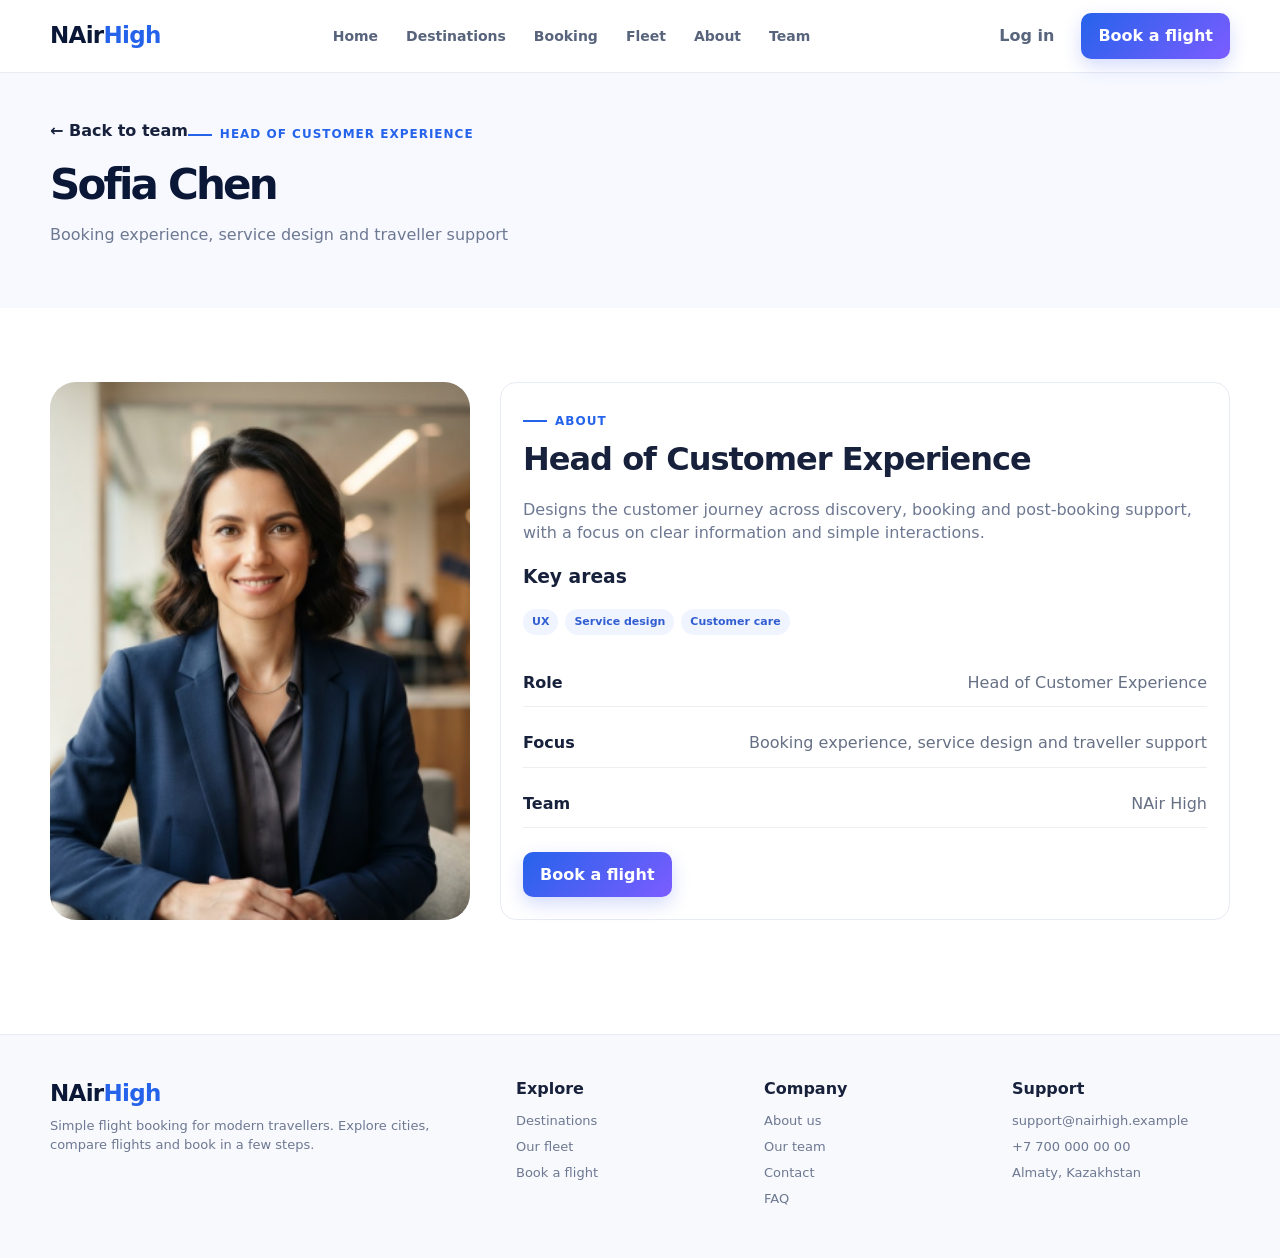
<file: team-member-2.html>
<!doctype html><html lang="en"><head><meta charset="utf-8"><meta name="viewport" content="width=device-width,initial-scale=1"><meta name="description" content="NAir High flight booking website"><title>Sofia Chen — NAir High</title><link rel="stylesheet" href="style.css"></head><body><header class="header"><div class="container nav"><a class="logo" href="index.html">NAir<span>High</span></a><nav class="navlinks"><a href="index.html">Home</a><a href="destinations.html">Destinations</a><a href="booking.html">Booking</a><a href="fleet.html">Fleet</a><a href="about.html">About</a><a href="team.html">Team</a></nav><div class="nav-actions"><button class="btn btn-ghost" data-login>Log in</button><a class="btn btn-primary" href="booking.html">Book a flight</a><button class="mobile-toggle" aria-label="Open menu">☰</button></div></div></header><main><section class="page-hero"><div class="container"><a class="back-link" href="team.html">← Back to team</a><span class="eyebrow">Head of Customer Experience</span><h1>Sofia Chen</h1><p class="muted">Booking experience, service design and traveller support</p></div></section><section class="section"><div class="container profile-detail"><div class="profile-large"><img src="image-60.png" alt="Sofia Chen"></div><div class="panel"><span class="eyebrow">About</span><h2>Head of Customer Experience</h2><p class="muted">Designs the customer journey across discovery, booking and post-booking support, with a focus on clear information and simple interactions.</p><h3>Key areas</h3><div class="tags"><span class="tag">UX</span><span class="tag">Service design</span><span class="tag">Customer care</span></div><div class="profile-facts"><div><strong>Role</strong><span>Head of Customer Experience</span></div><div><strong>Focus</strong><span>Booking experience, service design and traveller support</span></div><div><strong>Team</strong><span>NAir High</span></div></div><a class="btn btn-primary" href="booking.html">Book a flight</a></div></div></section></main><footer class="footer"><div class="container footer-grid"><div><div class="logo">NAir<span>High</span></div><p>Simple flight booking for modern travellers. Explore cities, compare flights and book in a few steps.</p></div><div><h4>Explore</h4><a href="destinations.html">Destinations</a><a href="fleet.html">Our fleet</a><a href="booking.html">Book a flight</a></div><div><h4>Company</h4><a href="about.html">About us</a><a href="team.html">Our team</a><a href="contact.html">Contact</a><a href="faq.html">FAQ</a></div><div><h4>Support</h4><p>support@nairhigh.example</p><p>+7 700 000 00 00</p><p>Almaty, Kazakhstan</p></div></div></footer><div id="toast" class="toast"></div><div id="loginModal" class="modal"><div class="modal-box"><div class="modal-head"><h3>Welcome back</h3><button class="close" data-close aria-label="Close">×</button></div><p class="muted">Sign in to manage your bookings.</p><form data-login-form><div class="field" style="margin:10px 0"><label>Email</label><input type="email" required placeholder="you@example.com"></div><div class="field" style="margin:10px 0"><label>Password</label><input type="password" required placeholder="••••••••"></div><button class="btn btn-primary" style="width:100%;margin-top:8px">Log in</button></form></div></div><script src="app.js"></script></body></html>
</file>
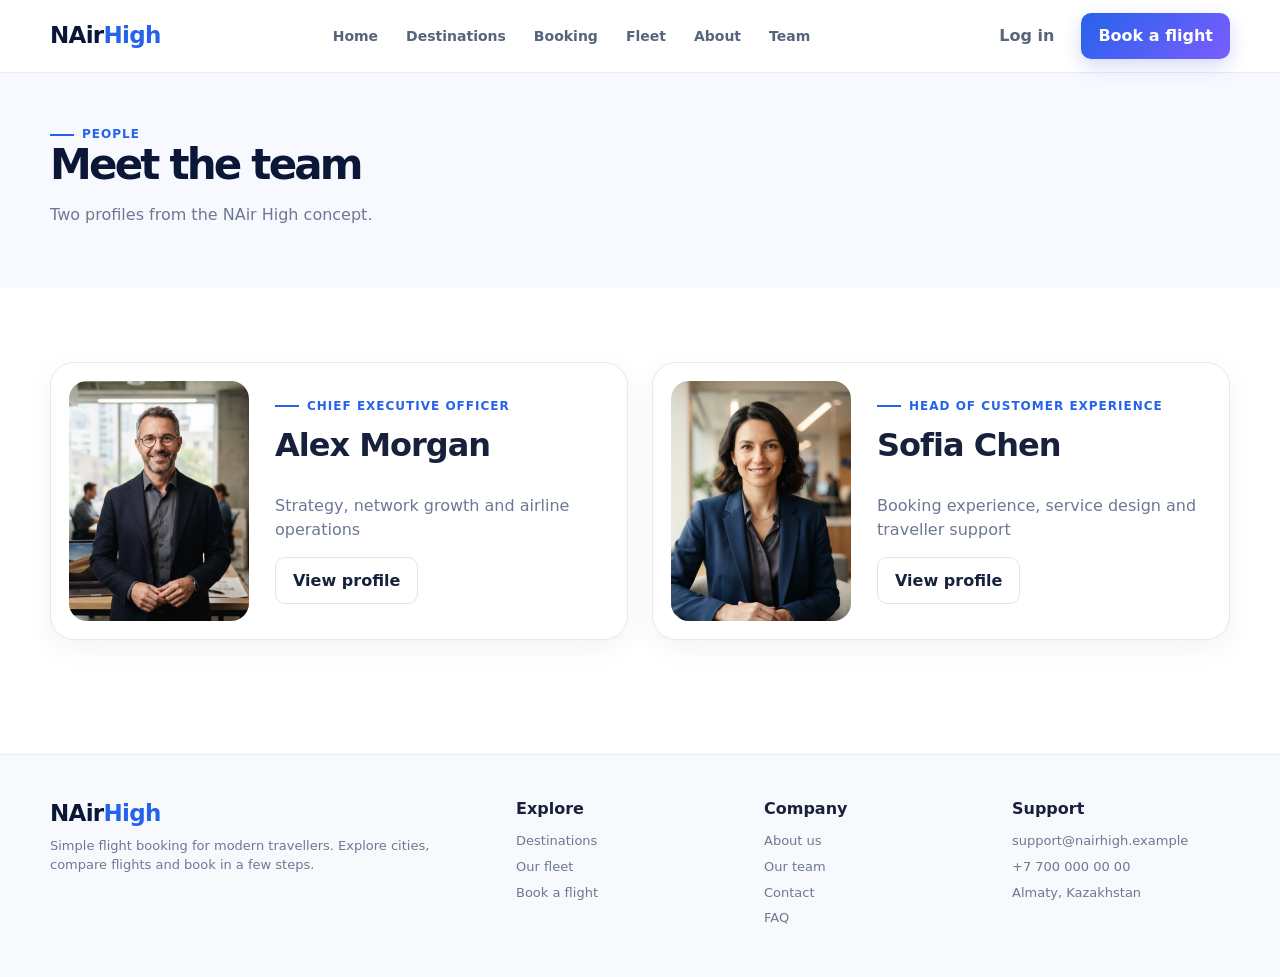
<file: team.html>
<!doctype html><html lang="en"><head><meta charset="utf-8"><meta name="viewport" content="width=device-width,initial-scale=1"><meta name="description" content="NAir High flight booking website"><title>Team — NAir High</title><link rel="stylesheet" href="style.css"></head><body><header class="header"><div class="container nav"><a class="logo" href="index.html">NAir<span>High</span></a><nav class="navlinks"><a href="index.html">Home</a><a href="destinations.html">Destinations</a><a href="booking.html">Booking</a><a href="fleet.html">Fleet</a><a href="about.html">About</a><a href="team.html">Team</a></nav><div class="nav-actions"><button class="btn btn-ghost" data-login>Log in</button><a class="btn btn-primary" href="booking.html">Book a flight</a><button class="mobile-toggle" aria-label="Open menu">☰</button></div></div></header><main><section class="page-hero"><div class="container"><span class="eyebrow">People</span><h1>Meet the team</h1><p class="muted">Two profiles from the NAir High concept.</p></div></section><section class="section"><div class="container profile-grid"><article class="profile-card"><a class="profile-photo" href="team-member-1.html"><img src="image-42.png" alt="Alex Morgan"></a><div class="profile-content"><span class="eyebrow">Chief Executive Officer</span><h2>Alex Morgan</h2><p class="muted">Strategy, network growth and airline operations</p><a class="btn btn-outline" href="team-member-1.html">View profile</a></div></article><article class="profile-card"><a class="profile-photo" href="team-member-2.html"><img src="image-60.png" alt="Sofia Chen"></a><div class="profile-content"><span class="eyebrow">Head of Customer Experience</span><h2>Sofia Chen</h2><p class="muted">Booking experience, service design and traveller support</p><a class="btn btn-outline" href="team-member-2.html">View profile</a></div></article></div></section></main><footer class="footer"><div class="container footer-grid"><div><div class="logo">NAir<span>High</span></div><p>Simple flight booking for modern travellers. Explore cities, compare flights and book in a few steps.</p></div><div><h4>Explore</h4><a href="destinations.html">Destinations</a><a href="fleet.html">Our fleet</a><a href="booking.html">Book a flight</a></div><div><h4>Company</h4><a href="about.html">About us</a><a href="team.html">Our team</a><a href="contact.html">Contact</a><a href="faq.html">FAQ</a></div><div><h4>Support</h4><p>support@nairhigh.example</p><p>+7 700 000 00 00</p><p>Almaty, Kazakhstan</p></div></div></footer><div id="toast" class="toast"></div><div id="loginModal" class="modal"><div class="modal-box"><div class="modal-head"><h3>Welcome back</h3><button class="close" data-close aria-label="Close">×</button></div><p class="muted">Sign in to manage your bookings.</p><form data-login-form><div class="field" style="margin:10px 0"><label>Email</label><input type="email" required placeholder="you@example.com"></div><div class="field" style="margin:10px 0"><label>Password</label><input type="password" required placeholder="••••••••"></div><button class="btn btn-primary" style="width:100%;margin-top:8px">Log in</button></form></div></div><script src="app.js"></script></body></html>
</file>
<file: style.css>
:root{--navy:#0b1736;--blue:#2563eb;--sky:#4f8df7;--purple:#7c5cff;--ink:#17213b;--muted:#6d7892;--line:#e7ebf3;--bg:#f7f9fc;--white:#fff;--success:#159570;--shadow:0 12px 35px rgba(24,42,82,.10)}
*{box-sizing:border-box}html{scroll-behavior:smooth}body{margin:0;font-family:Inter,ui-sans-serif,system-ui,-apple-system,BlinkMacSystemFont,"Segoe UI",sans-serif;color:var(--ink);background:var(--white);line-height:1.45}a{text-decoration:none;color:inherit}button,input,select{font:inherit}.container{width:min(1180px,calc(100% - 40px));margin:auto}.header{position:sticky;top:0;z-index:50;background:rgba(255,255,255,.96);backdrop-filter:blur(12px);border-bottom:1px solid var(--line)}.nav{height:72px;display:flex;align-items:center;justify-content:space-between;gap:24px}.logo{font-size:23px;font-weight:800;letter-spacing:-.7px;color:var(--navy)}.logo span{color:var(--blue)}.navlinks{display:flex;gap:28px;color:#58647c;font-size:14px;font-weight:600}.navlinks a:hover,.navlinks a.active{color:var(--blue)}.nav-actions{display:flex;align-items:center;gap:10px}.btn{border:0;border-radius:10px;padding:11px 17px;font-weight:700;cursor:pointer;transition:.2s;display:inline-flex;align-items:center;justify-content:center;gap:8px}.btn:hover{transform:translateY(-1px)}.btn-primary{color:white;background:linear-gradient(135deg,var(--blue),var(--purple));box-shadow:0 7px 18px rgba(66,91,235,.22)}.btn-outline{background:white;border:1px solid #dfe5ef;color:var(--ink)}.btn-dark{background:var(--navy);color:#fff}.btn-ghost{background:transparent;color:#59657d}.hero{background:linear-gradient(180deg,#f6f9ff 0,#fff 100%);padding:62px 0 34px}.hero-grid{display:grid;grid-template-columns:1.02fr .98fr;gap:42px;align-items:center}.eyebrow{display:inline-flex;align-items:center;gap:8px;color:var(--blue);font-weight:800;font-size:12px;text-transform:uppercase;letter-spacing:1px}.eyebrow:before{content:"";width:24px;height:2px;background:var(--blue)}h1{font-size:56px;line-height:1.02;letter-spacing:-2.8px;margin:14px 0 20px;color:var(--navy)}.hero p{font-size:17px;color:var(--muted);max-width:560px}.hero-img{height:410px;border-radius:24px;overflow:hidden;box-shadow:var(--shadow);position:relative}.hero-img img{width:100%;height:100%;object-fit:cover}.floating-card{position:absolute;left:20px;bottom:20px;background:#fff;border-radius:14px;padding:14px 16px;box-shadow:0 10px 28px rgba(0,0,0,.15);font-size:13px}.floating-card strong{display:block;color:var(--navy);font-size:16px}.search-card{margin-top:30px;background:#fff;border:1px solid var(--line);border-radius:16px;box-shadow:var(--shadow);padding:18px}.search-grid{display:grid;grid-template-columns:1fr 1fr 1fr 1fr auto;gap:10px}.field{border:1px solid #dfe5ef;border-radius:10px;padding:9px 12px;background:#fff}.field label{display:block;color:#8a94a8;font-size:11px;font-weight:700;text-transform:uppercase;letter-spacing:.5px}.field input,.field select{width:100%;border:0;outline:0;background:transparent;color:var(--ink);font-weight:650;padding:4px 0}.section{padding:74px 0}.section-head{display:flex;justify-content:space-between;align-items:end;margin-bottom:28px;gap:20px}.section h2{font-size:32px;letter-spacing:-1px;margin:6px 0}.muted{color:var(--muted)}.grid-3{display:grid;grid-template-columns:repeat(3,1fr);gap:20px}.grid-4{display:grid;grid-template-columns:repeat(4,1fr);gap:18px}.card{border:1px solid var(--line);border-radius:16px;background:#fff;overflow:hidden;transition:.2s}.card:hover{transform:translateY(-3px);box-shadow:var(--shadow)}.card-img{height:190px;overflow:hidden}.card-img img{width:100%;height:100%;object-fit:cover}.card-body{padding:17px}.card-title{font-weight:800;color:var(--navy);margin:0 0 7px}.meta{font-size:13px;color:var(--muted)}.price{font-weight:800;color:var(--navy)}.tags{display:flex;gap:7px;flex-wrap:wrap}.tag{background:#f0f4ff;color:#315ed1;border-radius:999px;padding:5px 9px;font-size:11px;font-weight:750}.stats{display:grid;grid-template-columns:repeat(4,1fr);gap:14px;margin-top:20px}.stat{padding:22px;border:1px solid var(--line);border-radius:14px;background:#fff}.stat strong{display:block;font-size:27px;color:var(--navy)}.banner{background:var(--navy);color:#fff;border-radius:24px;padding:42px;display:flex;align-items:center;justify-content:space-between;gap:30px}.banner h2{font-size:34px;margin:0 0 8px}.banner p{color:#bdc7dc;margin:0}.footer{margin-top:40px;background:#f7f9fc;border-top:1px solid var(--line);padding:42px 0}.footer-grid{display:grid;grid-template-columns:2fr 1fr 1fr 1fr;gap:30px}.footer h4{margin:0 0 12px}.footer a,.footer p{font-size:13px;color:var(--muted);display:block;margin:7px 0}.page-hero{background:#f7f9ff;padding:46px 0}.page-hero h1{font-size:42px;margin:0 0 10px}.toolbar{display:flex;gap:10px;flex-wrap:wrap;margin:22px 0}.result-list{display:grid;gap:14px}.flight{display:grid;grid-template-columns:1.1fr 2fr .9fr auto;align-items:center;gap:20px;border:1px solid var(--line);border-radius:15px;padding:18px;background:#fff}.flight-times{display:flex;align-items:center;gap:12px}.flight-line{height:1px;background:#ccd4e2;width:70px;position:relative}.flight-line:after{content:"✈";position:absolute;right:-3px;top:-9px;color:var(--blue);font-size:14px}.flight small{display:block;color:var(--muted)}.booking-layout{display:grid;grid-template-columns:1.6fr .8fr;gap:22px}.panel{border:1px solid var(--line);border-radius:16px;background:#fff;padding:22px}.steps{display:flex;gap:7px;margin-bottom:20px}.step{flex:1;height:5px;border-radius:99px;background:#e7ebf3}.step.on{background:linear-gradient(90deg,var(--blue),var(--purple))}.form-grid{display:grid;grid-template-columns:1fr 1fr;gap:13px}.form-grid .full{grid-column:1/-1}.summary-row{display:flex;justify-content:space-between;padding:10px 0;border-bottom:1px solid var(--line);font-size:14px}.summary-row:last-child{border-bottom:0}.total{font-size:20px;font-weight:850;color:var(--navy)}.fleet-card .card-img{height:160px}.notice{padding:12px 14px;background:#f0f7ff;border-radius:10px;color:#315ed1;font-size:13px}.empty{padding:60px 20px;text-align:center;border:1px dashed #cfd6e3;border-radius:16px;color:var(--muted)}.modal{position:fixed;inset:0;background:rgba(5,13,32,.45);display:none;align-items:center;justify-content:center;z-index:100;padding:20px}.modal.show{display:flex}.modal-box{width:min(520px,100%);background:#fff;border-radius:18px;padding:25px;box-shadow:0 20px 60px rgba(0,0,0,.25)}.modal-head{display:flex;justify-content:space-between;align-items:center}.close{border:0;background:#f1f3f7;width:34px;height:34px;border-radius:50%;cursor:pointer}.toast{position:fixed;right:20px;bottom:20px;background:var(--navy);color:#fff;padding:13px 17px;border-radius:10px;display:none;z-index:200;box-shadow:var(--shadow)}.toast.show{display:block}.mobile-toggle{display:none;border:0;background:#f2f4f8;border-radius:9px;padding:9px}
@media(max-width:900px){.navlinks{display:none}.mobile-toggle{display:block}.hero-grid,.booking-layout{grid-template-columns:1fr}.hero-img{height:330px}.search-grid{grid-template-columns:1fr 1fr}.search-grid .search-btn{grid-column:1/-1}.grid-4{grid-template-columns:1fr 1fr}.footer-grid{grid-template-columns:1fr 1fr}.flight{grid-template-columns:1fr 1fr}.flight .price{justify-self:end}}
@media(max-width:600px){.container{width:min(100% - 26px,1180px)}h1{font-size:42px}.section{padding:52px 0}.grid-3,.grid-4,.stats,.form-grid{grid-template-columns:1fr}.search-grid{grid-template-columns:1fr}.search-grid .search-btn{grid-column:auto}.footer-grid{grid-template-columns:1fr}.banner{padding:28px;display:block}.banner .btn{margin-top:20px}.page-hero h1{font-size:34px}.flight{grid-template-columns:1fr}.flight .price{justify-self:start}.nav{height:64px}}

/* Functional interaction additions */
.toolbar .btn.active{box-shadow:0 0 0 2px rgba(0,0,0,.08) inset}
.destination-card[hidden]{display:none!important}
.card-action{display:inline-flex;margin-top:14px}
.empty-state{padding:32px;text-align:center;color:#667085}
.profile-grid{display:grid;grid-template-columns:repeat(2,minmax(0,1fr));gap:24px}
.profile-card{display:grid;grid-template-columns:180px 1fr;gap:22px;background:#fff;border:1px solid #e8e8e8;border-radius:24px;padding:18px;box-shadow:0 8px 30px rgba(0,0,0,.05)}
.profile-photo{display:block;height:240px;border-radius:18px;overflow:hidden;background:#f3f4f6}
.profile-photo img,.profile-large img{width:100%;height:100%;object-fit:cover}
.profile-content{padding:12px 4px;display:flex;flex-direction:column;align-items:flex-start;justify-content:center}
.profile-content h2{margin:7px 0 10px}
.profile-detail{display:grid;grid-template-columns:minmax(280px,420px) 1fr;gap:30px;align-items:stretch}
.profile-large{min-height:520px;border-radius:26px;overflow:hidden;background:#f3f4f6}
.profile-facts{display:grid;grid-template-columns:1fr;gap:12px;margin:24px 0}
.profile-facts div{display:flex;justify-content:space-between;gap:20px;padding:12px 0;border-bottom:1px solid #eee}
.profile-facts span{color:#667085;text-align:right}
.back-link{display:inline-block;margin-bottom:22px;color:inherit;text-decoration:none;font-weight:700}
.navlinks.mobile-open{display:flex!important;position:absolute;left:0;right:0;top:72px;background:#fff;padding:18px 24px;box-shadow:0 12px 30px rgba(0,0,0,.08);z-index:50;flex-direction:column}
@media(max-width:900px){.profile-grid,.profile-detail{grid-template-columns:1fr}.profile-card{grid-template-columns:130px 1fr}.profile-photo{height:190px}.profile-large{height:420px;min-height:0}}
@media(max-width:720px){.navlinks{display:none}.profile-card{grid-template-columns:1fr}.profile-photo{height:280px}}
</file>
